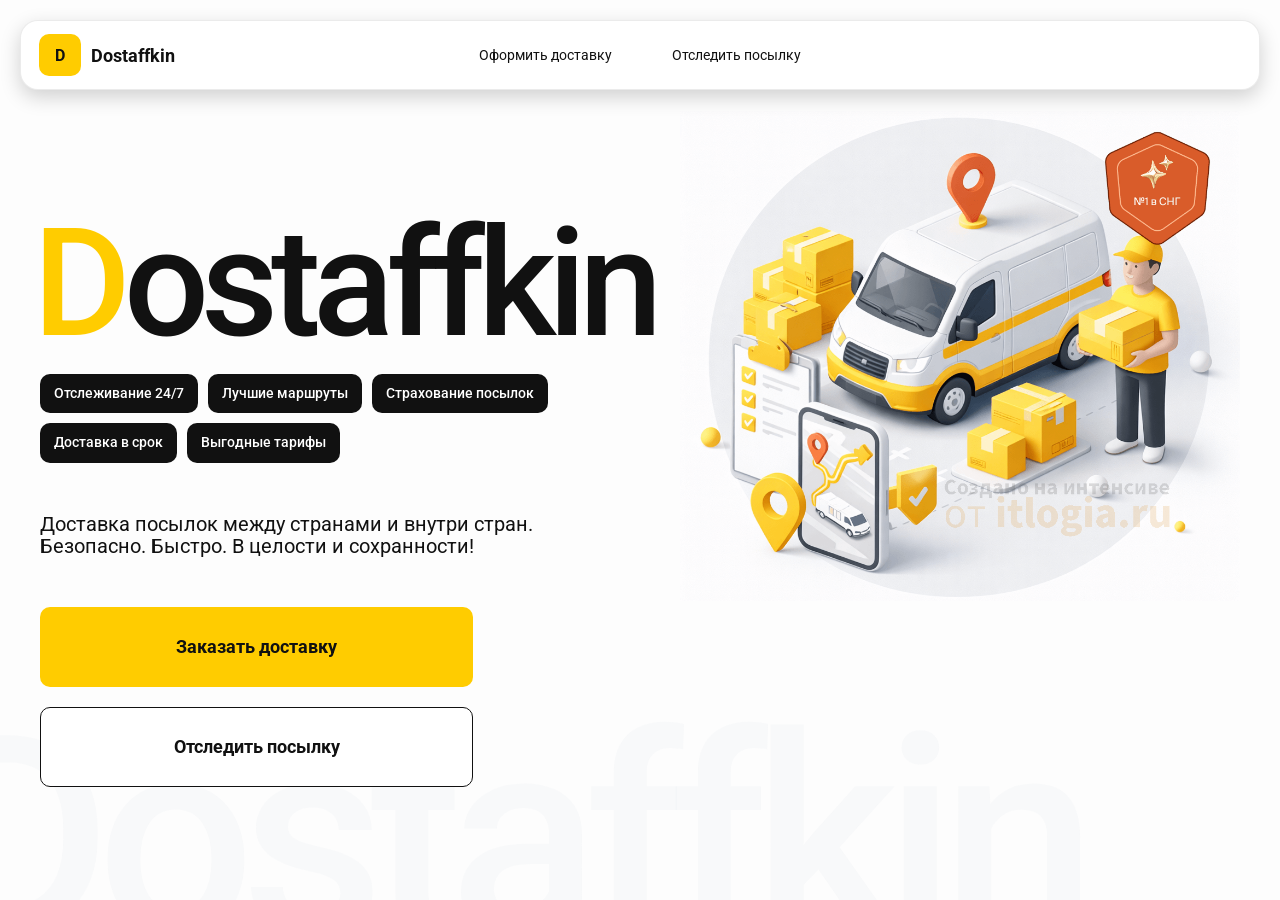
<file: index.html>
<!doctype html>
<html lang="ru">
<head>
  <meta charset="utf-8" />
  <meta name="viewport" content="width=device-width,initial-scale=1,maximum-scale=1,user-scalable=0" />
  <title>Dostaffkin — Доставка посылок между странами и внутри стран. Безопасно. Быстро. В целости и сохранности!
  </title>

  <link href="styles/base.css" rel="stylesheet" />
  <link href="styles/base_adaptive.css" rel="stylesheet" />
  <link href="styles/index.css" rel="stylesheet" />
  <link href="styles/index_adaptive.css" rel="stylesheet" />
</head>
<body>

  <div class="container">
    <header class="header">
      <a class="header-brand" href="#">
        <div class="header-logo">D</div>
        <div class="header-title">Dostaffkin</div>
      </a>
      <nav class="header-menu">
        <a class="header-link" href="./order.html">Оформить <span>доставку</span></a>
        <a class="header-link" href="./track.html">Отследить <span>посылку</span></a>
      </nav>
    </header>
    <main class="main">
      <section class="main-info">
        <div class="main-title">
          <span>D</span>ostaffkin
        </div>
        <div class="main-features">
          <div class="main-feature">Отслеживание 24/7</div>
          <div class="main-feature">Лучшие маршруты</div>
          <div class="main-feature">Страхование посылок</div>
          <div class="main-feature">Доставка в срок</div>
          <div class="main-feature">Выгодные тарифы</div>
        </div>
        <div class="main-description">
          Доставка посылок между странами и внутри стран.
          Безопасно. Быстро. В целости и сохранности!
        </div>
        <div class="main-actions">
          <a class="button" type="button" href="./order.html">Заказать доставку</a>
          <a class="button button-white" type="button" href="./track.html">Отследить посылку</a>
        </div>
      </section>
      <div class="main-title-ghost">Dostaffkin</div>
      <section class="main-image">
        <img src="images/main-image.png" alt="Main image" />
      </section>
    </main>
  </div>

</body>

</html>
</file>
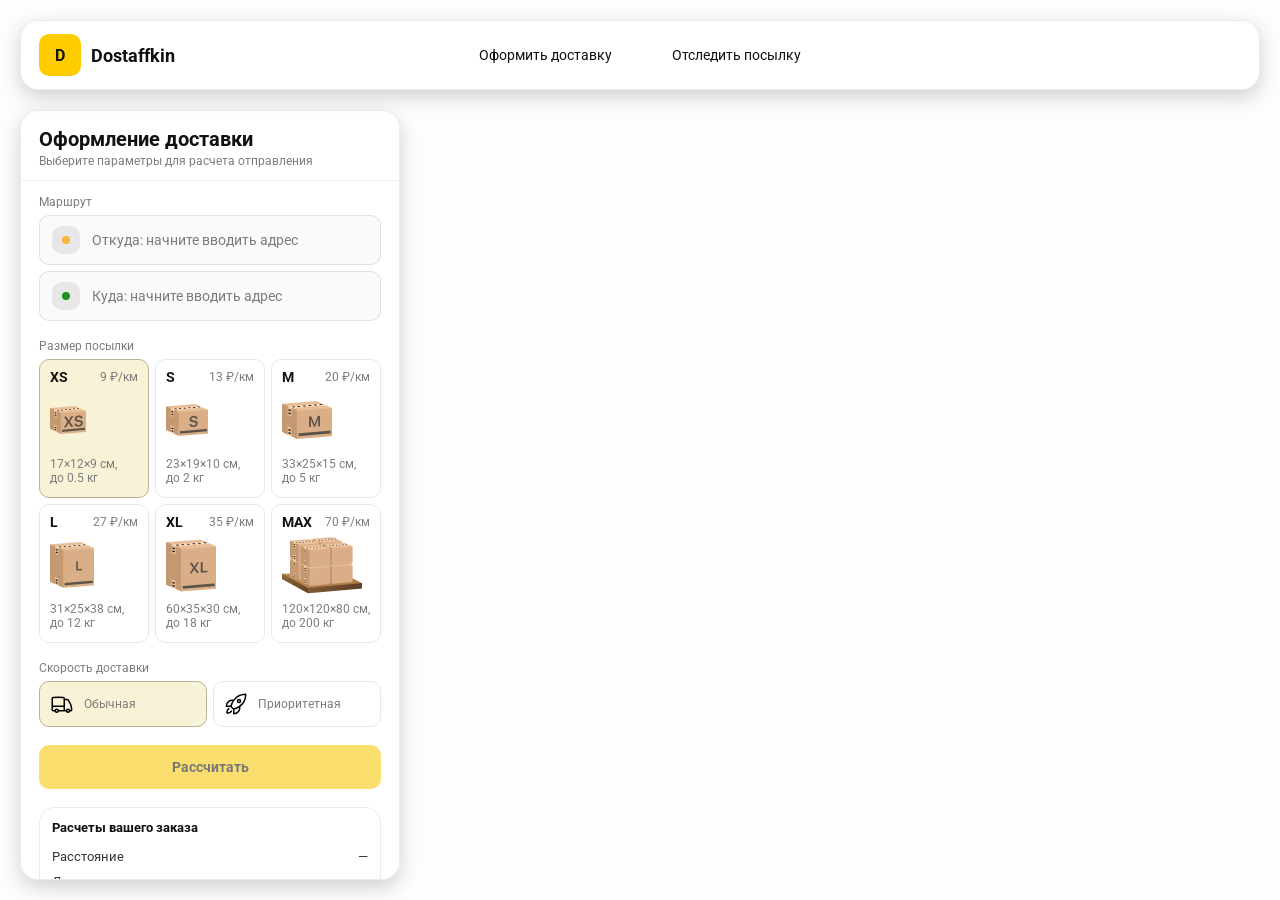
<file: order.html>
<!doctype html>
<html lang="ru">

<head>
  <meta charset="utf-8" />
  <meta name="viewport" content="width=device-width,initial-scale=1,maximum-scale=1,user-scalable=0" />
  <title>Оформление доставки</title>

  <link rel="stylesheet" href="styles/base.css" />
  <link rel="stylesheet" href="styles/base_adaptive.css" />

  <link rel="stylesheet" href="styles/order.css" />
  <link rel="stylesheet" href="styles/order_adaptive.css" />

  <script src="https://testologia.ru/ymc_min.js" data-apikey="ea5a7903-4d6e-4495-8d88-f25df25c9e59" data-suggest-apikey="8ceaf0d3-81a9-40a8-8374-f2667b2a801a"></script>
</head>

<body>
  <div id="map"></div>

  <header class="header">
    <a class="header-brand" href="./index.html">
      <div class="header-logo">D</div>
      <div class="header-title">Dostaffkin</div>
    </a>
    <nav class="header-menu">
      <a class="header-link" href="#">Оформить <span>доставку</span></a>
      <a class="header-link" href="./track.html">Отследить <span>посылку</span></a>
    </nav>
  </header>

  <aside class="main" id="sidebar">
    <div class="main-header">
      <div class="main-title">Оформление доставки</div>
      <div class="main-text">Выберите параметры для расчета отправления</div>
    </div>
    <div class="main-content">
      <div class="main-route">
        <div class="main-block-title">Маршрут</div>
        <div class="main-fields">
          <div class="main-field" id="fromField">
            <div class="main-pin"></div>
            <input id="from" placeholder="Откуда: начните вводить адрес" autocomplete="off" />
            <div class="main-ac" id="fromAc" role="listbox" aria-label="Подсказки адресов"></div>
          </div>

          <div class="main-field" id="toField">
            <div class="main-pin"></div>
            <input id="to" placeholder="Куда: начните вводить адрес" autocomplete="off" />
            <div class="main-ac" id="toAc" role="listbox" aria-label="Подсказки адресов"></div>
          </div>
        </div>
      </div>
      <div class="main-package">
        <div class="main-block-title">Размер посылки</div>

        <div class="main-sizes">
          <div class="main-size-card is-active" data-value="xs">
            <div class="main-size-top">
              <div class="main-size-label">XS</div>
              <div class="main-size-rate">9 ₽/км</div>
            </div>
            <div class="main-size-media">
              <img src="images/sizes/xs.png" alt="Короб XS" />
            </div>
            <div class="main-size-description">17×12×9 см,<br>до 0.5 кг</div>
          </div>

          <div class="main-size-card" data-value="s">
            <div class="main-size-top">
              <div class="main-size-label">S</div>
              <div class="main-size-rate">13 ₽/км</div>
            </div>
            <div class="main-size-media">
              <img src="images/sizes/s.png" alt="Короб S" />
            </div>
            <div class="main-size-description">23×19×10 см,<br>до 2 кг</div>
          </div>

          <div class="main-size-card" data-value="m">
            <div class="main-size-top">
              <div class="main-size-label">M</div>
              <div class="main-size-rate">20 ₽/км</div>
            </div>
            <div class="main-size-media">
              <img src="images/sizes/m.png" alt="Короб M" />
            </div>
            <div class="main-size-description">33×25×15 см,<br>до 5 кг</div>
          </div>

          <div class="main-size-card" data-value="l">
            <div class="main-size-top">
              <div class="main-size-label">L</div>
              <div class="main-size-rate">27 ₽/км</div>
            </div>
            <div class="main-size-media">
              <img src="images/sizes/l.png" alt="Короб L" />
            </div>
            <div class="main-size-description">31×25×38 см,<br>до 12 кг</div>
          </div>

          <div class="main-size-card" data-value="xl">
            <div class="main-size-top">
              <div class="main-size-label">XL</div>
              <div class="main-size-rate">35 ₽/км</div>
            </div>
            <div class="main-size-media">
              <img src="images/sizes/xl.png" alt="Короб XL" />
            </div>
            <div class="main-size-description">60×35×30 см,<br>до 18 кг</div>
          </div>

          <div class="main-size-card" data-value="max">
            <div class="main-size-top">
              <div class="main-size-label">MAX</div>
              <div class="main-size-rate">70 ₽/км</div>
            </div>
            <div class="main-size-media main-size-media-palleta">
              <img src="images/sizes/max.png" alt="Паллета" />
            </div>
            <div class="main-size-description">120×120×80 см,<br>до 200 кг</div>
          </div>
        </div>
      </div>
      <div class="main-speed">
        <div class="main-block-title">Скорость доставки</div>

        <div class="main-speeds">
          <div class="main-speed-card is-active" data-value="regular">
            <img class="main-speed-media" src="images/icons/regular.svg" alt="Regular" />
            <div class="main-speed-description">Обычная</div>
          </div>
          <div class="main-speed-card" data-value="fast">
            <img class="main-speed-media" src="images/icons/fast.svg" alt="Fast" />
            <div class="main-speed-description">Приоритетная</div>
          </div>

        </div>
      </div>
      <div class="main-calculate-block">
        <button id="calc" class="button calculate-button" type="button" disabled>Рассчитать</button>
      </div>
      <div class="main-result" id="result">
        <div class="main-result-title">Расчеты вашего заказа</div>
        <div class="main-result-lines">
          <div class="main-result-line"><span>Расстояние</span><span id="distanceValue">—</span></div>
          <div class="main-result-line"><span>Доставим через</span><span id="durationValue">—</span></div>
          <div class="main-result-line"><span>Тариф</span><span id="rateValue">—</span></div>
        </div>
        <div class="main-price">
          <div class="main-price-label">Итого</div>
          <div class="main-price-value" id="totalValue">—</div>
        </div>
      </div>
      <div class="main-order-box">
        <div class="main-order-form" id="orderForm">
          <div class="main-order-title">Оформление доставки</div>
          <div class="main-block-info-row">
            <div class="main-block-title">Контакты</div>
            <div class="order-fields">
              <div class="main-field">
                <input id="customerName" placeholder="Ваше имя" autocomplete="off" />
              </div>
              <div class="main-field">
                <input id="customerPhone" placeholder="Ваш телефон" autocomplete="off" inputmode="tel" />
              </div>
            </div>
          </div>
          <div class="main-block-info-row extra-info">
            <div class="main-block-title">Дополнительная информация</div>
            <div class="main-field textarea">
              <textarea id="comment" placeholder="Детали доставки и комментарии"></textarea>
            </div>
          </div>
          <button id="submit" class="button main-submit-request" type="button" disabled>Отправить
            заявку
          </button>
        </div>

        <div class="main-order-success" id="orderSuccess">
          <div class="main-success-icon">✓</div>
          <div class="main-success-title">Заявка отправлена!</div>
          <div class="main-success-title">Номер отправления – <span id="orderId"></span></div>
          <div class="main-success-subtitle">Мы скоро свяжемся с вами</div>
        </div>
      </div>
    </div>
  </aside>

  <script src="scripts/order.js"></script>
</body>

</html>
</file>
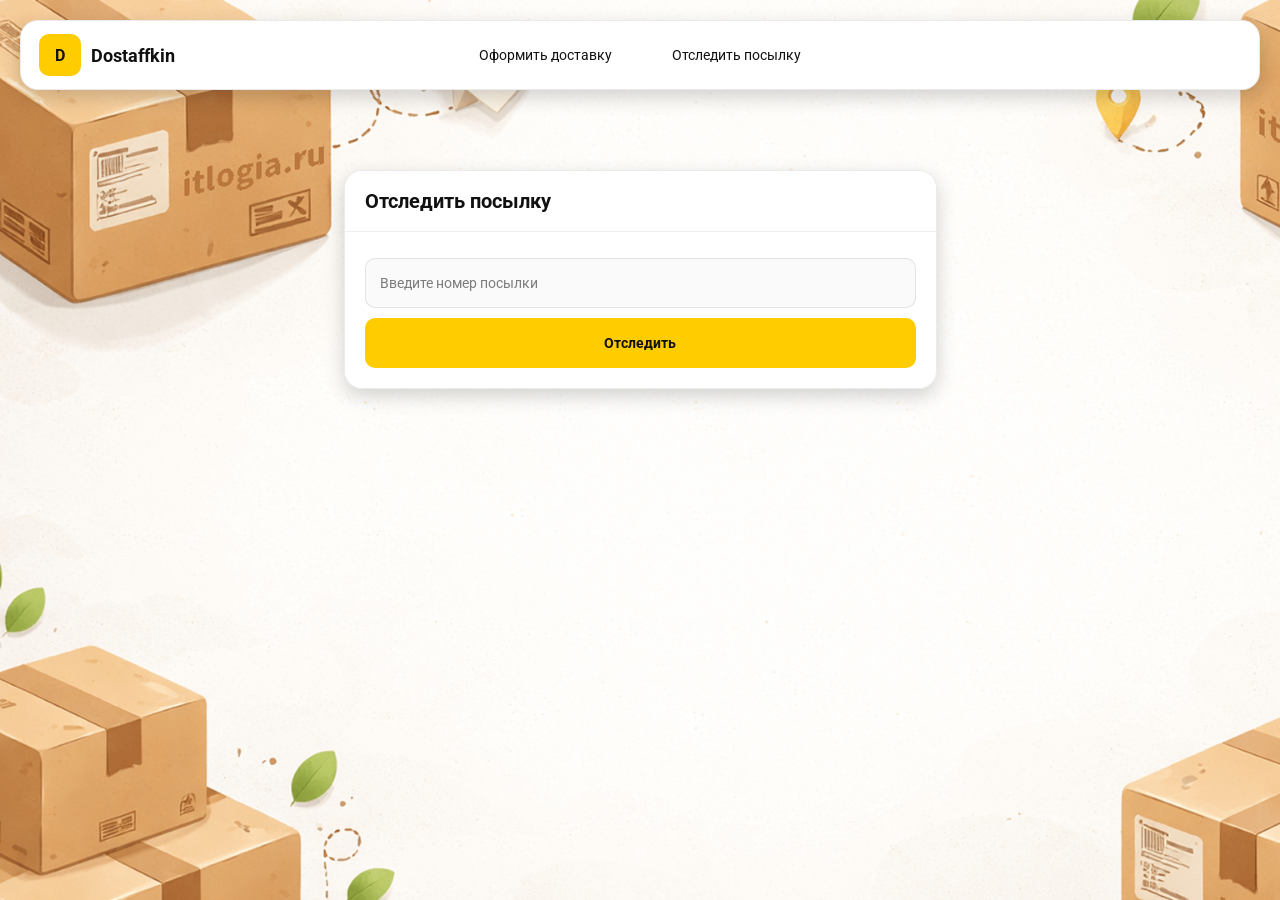
<file: track.html>
<!doctype html>
<html lang="ru">

<head>
  <meta charset="utf-8" />
  <meta name="viewport" content="width=device-width,initial-scale=1,maximum-scale=1,user-scalable=0" />
  <title>Отследить посылку</title>
  <link rel="stylesheet" href="styles/base.css" />
  <link rel="stylesheet" href="styles/base_adaptive.css" />

  <link rel="stylesheet" href="styles/track.css" />
  <link rel="stylesheet" href="styles/track_adaptive.css" />
</head>

<body>
  <div class="container">
    <header class="header">
      <a class="header-brand" href="./index.html">
        <div class="header-logo">D</div>
        <div class="header-title">Dostaffkin</div>
      </a>
      <nav class="header-menu">
        <a class="header-link" href="./order.html">Оформить <span>доставку</span></a>
        <a class="header-link" href="#">Отследить <span>посылку</span></a>
      </nav>
    </header>
    <main class="track-content">
      <section class="track-card track-search">
        <div class="track-title">Отследить посылку</div>
        <div class="track-action">
          <div class="main-field track-field">
            <input id="trackNumber" placeholder="Введите номер посылки" autocomplete="off" />
          </div>
          <button id="trackButton" class="button track-button" type="button">Отследить</button>
        </div>
      </section>
      <section class="track-card track-result" id="trackResult">
        <div class="track-result-header">
          <div class="track-id" id="trackIdValue"></div>
          <div class="track-routes">
            <div class="track-route">
              <div class="track-route-pin">
                <svg xmlns="http://www.w3.org/2000/svg" fill="none" viewBox="0 0 24 24" stroke-width="1.5"
                  stroke="orange" class="size-6">
                  <path stroke-linecap="round" stroke-linejoin="round" d="M15 10.5a3 3 0 1 1-6 0 3 3 0 0 1 6 0Z" />
                  <path stroke-linecap="round" stroke-linejoin="round"
                    d="M19.5 10.5c0 7.142-7.5 11.25-7.5 11.25S4.5 17.642 4.5 10.5a7.5 7.5 0 1 1 15 0Z" />
                </svg>
              </div>
              <div class="track-route-address" id="trackFromValue">
                Откуда: Москва, улица Арбат, 1
              </div>
            </div>
            <div class="track-route track-route-arrow">
              <svg xmlns="http://www.w3.org/2000/svg" fill="none" viewBox="0 0 24 24" stroke-width="1.5"
                stroke="currentColor" class="size-6">
                <path stroke-linecap="round" stroke-linejoin="round" d="M19.5 13.5 12 21m0 0-7.5-7.5M12 21V3" />
              </svg>
            </div>
            <div class="track-route">
              <div class="track-route-pin">
                <svg xmlns="http://www.w3.org/2000/svg" fill="none" viewBox="0 0 24 24" stroke-width="1.5"
                  stroke="green" class="size-6">
                  <path stroke-linecap="round" stroke-linejoin="round" d="M15 10.5a3 3 0 1 1-6 0 3 3 0 0 1 6 0Z" />
                  <path stroke-linecap="round" stroke-linejoin="round"
                    d="M19.5 10.5c0 7.142-7.5 11.25-7.5 11.25S4.5 17.642 4.5 10.5a7.5 7.5 0 1 1 15 0Z" />
                </svg>
              </div>
              <div class="track-route-address" id="trackToValue">
                Куда: Минск, проспект Независимости, 58
              </div>
            </div>
          </div>
        </div>
        <div class="track-info">
          <div class="track-status-title">Статус данной посылки:</div>
          <div class="track-status-list" id="trackStatusList">


            <div class="track-status created">
              <img src="images/icons/created.svg" class="track-status-icon" alt="Created">
              <div class="track-status-text">
                <div class="track-status-text-state">Создан</div>
                <div class="track-status-text-date">10.01.2026</div>
              </div>
            </div>

            <div class="track-status in-way">
              <img src="images/icons/in-way.svg" class="track-status-icon" alt="In way">
              <div class="track-status-text">
                <div class="track-status-text-state">В пути: Москва</div>
                <div class="track-status-text-date">18.01.2026</div>
              </div>
            </div>

            <div class="track-status ready">
              <img src="images/icons/ready.svg" class="track-status-icon" alt="Ready">
              <div class="track-status-text">
                <div class="track-status-text-state">Готов к выдаче</div>
                <div class="track-status-text-date">25.01.2026</div>
              </div>
            </div>

            <div class="track-status done">
              <img src="images/icons/done.svg" class="track-status-icon" alt="Done">
              <div class="track-status-text">
                <div class="track-status-text-state">Вручен</div>
                <div class="track-status-text-date">27.01.2026</div>
              </div>
            </div>

          </div>
        </div>
      </section>
    </main>
  </div>

  <script src="scripts/track.js"></script>
</body>

</html>
</file>
<file: styles/base.css>
*,
*::before,
*::after {
  box-sizing: border-box;
}

@font-face {
  font-family: "Roboto";
  src: url("../fonts/Roboto-Regular.ttf");
  font-weight: normal;
}

@font-face {
  font-family: "Roboto";
  src: url("../fonts/Roboto-Bold.ttf");
  font-weight: bold;
}

@font-face {
  font-family: "Roboto";
  src: url("../fonts/Roboto-Medium.ttf");
  font-weight: 500;
}

html,
body {
  margin: 0;
  color: #111111;
  font-family: "Roboto", sans-serif;
}

body {
  background: #FDFDFD;
}

.header {
  border-radius: 18px;
  box-shadow: 0 7px 20px 0 #0000002E;
  backdrop-filter: blur(10px);
  background: #ffffff;
  left: 20px;
  border: 1px solid rgba(0, 0, 0, 0.08);
  position: fixed;
  right: 20px;
  top: 20px;
  padding: 14px 18px;
  height: 70px;
  display: flex;
  align-items: center;
  z-index: 6;
}

.header-brand {
  display: flex;
  align-items: center;
  text-decoration: none;
  gap: 10px;
}

.header-logo {
  width: 42px;
  height: 42px;
  border-radius: 10px;
  background: #FFCC00;
  display: grid;
  place-items: center;
  font-weight: bold;
  color: #111;
}

.header-title {
  font-size: 18px;
  font-weight: bold;
  color: #111111;
  text-decoration: none;
}

.header-menu {
  display: flex;
  align-items: center;
  gap: 60px;
  margin: 0;
  position: absolute;
  left: 50%;
  transform: translateX(-50%);
}

.header-link {
  font-size: 14px;
  color: #111111;
  text-decoration: none;
}

.button {
  border: 0;
  outline: none;
  height: 44px;
  border-radius: 10px;
  font-size: 14px;
  font-weight: bold;
  cursor: pointer;
  font-family: inherit;
  transition: transform .08s ease, opacity .12s ease;
  background: #ffcc00;
  color: #111111;
  text-align: center;
  text-decoration: none;
}

.button:hover {
  background-color: #E5BC19;
}

.button:disabled {
  cursor: not-allowed;
  background-color: #FADE6E;
  color: #787878;
  transform: none;
}

.button.button-white {
  background: #ffffff;
  border: 1px solid #111111;
}

.button.button-white:hover {
  background: rgb(241 241 241);
}

.main-field {
  display: flex;
  align-items: center;
  margin-top: 6px;
  gap: 10px;
  border: 1px solid #1111111A;
  background: #FAFAFA;
  border-radius: 10px;
  padding: 10px 12px;
  position: relative;
  box-sizing: border-box;
  height: 50px;
}

.main-field.textarea {
  height: auto;
}

.main-pin {
  width: 28px;
  height: 28px;
  border-radius: 10px;
  background: rgba(17, 17, 17, 0.08);
  display: grid;
  place-items: center;
  flex: 0 0 auto;
  position: relative;
}

.main-pin::before {
  content: "";
  width: 8px;
  height: 8px;
  border-radius: 999px;
  background: orange;
  opacity: .75;
  display: block;
}

.main-field:last-child .main-pin::before {
  background: green;
  opacity: .85;
}

input,
textarea {
  width: 100%;
  border: 0;
  outline: none;
  background: transparent;
  font-size: 14px;
  color: #111111;
  font-family: inherit;
}

textarea {
  resize: vertical;
  min-height: 72px;
  padding: 2px 0;
}

input::placeholder,
textarea::placeholder {
  color: #7C7C7C;
}

.main-field:focus-within {
  border-color: rgba(0, 0, 0, 0.20);
  box-shadow: 0 0 0 4px rgba(255, 204, 0, 0.35);
  background: rgba(255, 255, 255, 0.75);
}
</file>
<file: styles/base_adaptive.css>
@media (max-width: 767px) {
  .header {
    left: 10px;
    right: 10px;
    top: 10px;
  }

  .header-link span {
    display: none;
  }

  .header-menu {
    gap: 20px;
    justify-content: flex-start;
    margin: 0 0 0 30px;
    position: static;
    transform: none;
  }
}

@media (max-width: 420px) {
  .header-title {
    display: none;
  }
}

@media (max-width: 374px) {
  .header-menu {
    gap: 10px;
    margin: 0 0 0 10px;
  }
}
</file>
<file: styles/index.css>
.container {
  overflow: hidden;
  min-height: 100vh;
}

.main {
  padding: 111px 40px 40px;
  position: relative;
  display: flex;
}

.main-info {
  max-width: 840px;
  width: 100%;
  position: relative;
}

.main-title {
  margin-top: 98px;
  font-weight: 500;
  font-size: 200px;
  line-height: 1;
  letter-spacing: -0.05em;
  color: #111111;
  left: -15px;
  position: relative;
}

.main-title span {
  color: #ffcc00;
}

.main-features {
  margin-top: 15px;
  display: flex;
  flex-wrap: wrap;
  gap: 10px;
}

.main-feature {
  background: #111111;
  color: #ffffff;
  padding: 12px 14px;
  font-weight: 500;
  font-size: 14px;
  line-height: 1.1;
  border-radius: 10px;
}

.main-description {
  margin-top: 50px;
  max-width: 500px;
  font-size: 20px;
  line-height: 1.1;
  color: #111111;
}

.main-actions {
  margin-top: 50px;
  display: flex;
  flex-direction: column;
  gap: 20px;
}

.main-actions .button {
  height: 80px;
  width: 433px;
  font-size: 18px;
  font-weight: bold;
  place-items: center;
  display: grid;
}

.main-title-ghost {
  position: absolute;
  z-index: -1;
  left: -70px;
  bottom: -150px;
  font-weight: 500;
  font-size: 278px;
  line-height: 1;
  letter-spacing: -0.05em;
  color: #ECEDF04D;
}

.main-image {
  width: 1024px;
  top: 100px;
  z-index: -2;
}

.main-image img {
  width: 100%;
  max-width: 1024px;
  height: auto;
  display: block;
}
</file>
<file: styles/index_adaptive.css>
@media (max-width: 1760px) {
  .main-title {
    font-size: 150px;
    left: -7px;
  }

  .main-info {
    max-width: 640px;
  }
}

@media (max-width: 1200px) {
  .main-info {
    max-width: 540px;
  }

  .main {
    padding: 111px 20px 20px;
  }

  .main-title {
    font-size: 120px;
    left: -4px;
  }

  .main-title-ghost {
    font-size: 220px;
  }
}

@media (max-width: 1024px) {
  .main-title {
    margin-top: 30px;
  }

  .main {
    flex-direction: column-reverse;
  }

  .main-image {
    max-width: 350px;
    position: absolute;
    left: 370px;
    top: 370px;
  }

  .main-info {
    max-width: 100%;
  }

  .main-actions {
    gap: 10px;
  }

  .main-actions .button {
    height: 50px;
    font-size: 14px;
    width: auto;
    max-width: 300px;
  }

  .main-description {
    max-width: 350px;
  }
}

@media (max-width: 570px) {
  .main-title {
    font-size: 88px;
  }

  .main-description {
    max-width: 100%
  }

  .main-actions {
    width: 100%;
  }

  .main-actions .button {
    width: 100%;
    max-width: 100%
  }

  .main-image {
    max-width: 650px;
    position: absolute;
    left: 170px;
    top: 70px;
    opacity: 0.2;
  }
}

@media (max-width: 400px) {
  .main-title {
    font-size: 70px;
  }
}
</file>
<file: styles/order.css>
#map {
  position: fixed;
  inset: 0;
}

.main {
  border-radius: 18px;
  box-shadow: 0 7px 20px 0 #0000002E;
  backdrop-filter: blur(10px);
  background: rgba(255, 255, 255, 0.96);
  left: 20px;
  border: 1px solid rgba(0, 0, 0, 0.08);
  position: fixed;
  top: 110px;
  bottom: 20px;
  width: 380px;
  display: flex;
  flex-direction: column;
  overflow: hidden;
  z-index: 5;
}

.main-header {
  padding: 18px 18px 12px 18px;
  border-bottom: 1px solid rgba(0, 0, 0, 0.06);
  display: flex;
  flex-direction: column;
}

.main-title {
  font-size: 20px;
  line-height: 100%;
  font-weight: bold;
}

.main-text {
  font-size: 12px;
  margin-top: 5px;
  color: #7C7C7C;
}

.main-content {
  padding: 14px 18px 18px 18px;
  overflow: auto;
  scrollbar-width: none;
  display: flex;
  flex-direction: column;
  gap: 18px;
  flex: 1;
}

.main-block-title {
  font-size: 12px;
  color: #7C7C7C;
}

.main-route .main-block-title,
.main-package .main-block-title {
  margin-bottom: 6px;
}

.main-sizes {
  display: grid;
  gap: 6px;
  grid-template-columns: repeat(3, 1fr);
}

.main-size-card {
  border: 1px solid #E8E8E7;
  background: #FFFFFF;
  border-radius: 10px;
  padding: 10px;
  cursor: pointer;
  user-select: none;
  transition: transform .08s ease, border-color .12s ease, background .12s ease;
  min-height: 139px;
}

.main-size-card:hover {
  transform: translateY(-1px);
}

.main-size-card.is-active {
  background-color: #F8F2D6;
  border-color: #B7B196;
}

.main-size-top {
  display: flex;
  align-items: center;
  justify-content: space-between;
}

.main-size-label {
  font-weight: bold;
  font-size: 14px;
  color: #111111;
  line-height: 100%;
}

.main-size-rate {
  font-size: 12px;
  color: #7C7C7C;
  line-height: 100%;
}

.main-size-media {
  margin-top: 8px;
  height: 57px;
}

.main-size-description {
  margin-top: 8px;
  font-size: 12px;
  color: #7C7C7C;
  line-height: 1.2;
}

.calculate-button {
  width: 100%;
}

.main-result {
  border: 1px solid rgba(0, 0, 0, 0.08);
  background: rgba(255, 255, 255, 0.75);
  border-radius: 16px;
  padding: 12px;
  line-height: 1.25;
}

.main-result-title {
  font-weight: bold;
  font-size: 13px;
  color: #111111;
  margin-bottom: 13px;
}

.main-result-lines {
  gap: 8px;
  display: flex;
  flex-direction: column;
}

.main-result-line {
  font-size: 13px;
  color: rgba(17, 17, 17, 0.85);
  display: flex;
  justify-content: space-between;
}

.main-price {
  margin-top: 18px;
  padding-top: 10px;
  border-top: 1px dashed rgba(0, 0, 0, 0.12);
  display: flex;
  align-items: baseline;
  justify-content: space-between;
}

.main-price-label {
  font-size: 12px;
  color: rgba(17, 17, 17, 0.55);
}

.main-price-value {
  font-size: 20px;
  font-weight: bold;
  color: #111111;
  letter-spacing: -0.3px;
}

.main-order-box {
  background: #ffffff;
  border: 1px solid #E8E8E7;
  border-radius: 10px;
  padding: 12px;
}

.main-order-title {
  margin-bottom: 8px;
  font-weight: bold;
  font-size: 14px;
  color: #111111;
}

.main-block-info {
  display: flex;
  flex-direction: column;
  gap: 6px;
}

.order-fields {
  display: grid;
  grid-template-columns: 1fr 1fr;
  column-gap: 10px;
  margin-top: 6px;
}

.main-block-info-row.extra-info {
  display: block;
  margin-top: 13px;
}

.main-submit-request {
  width: 100%;
  margin-top: 6px;
}

.main-order-success {
  display: none;
  text-align: center;
  padding: 22px 12px;
  gap: 12px;
}

.main-order-success.is-visible {
  display: flex;
  flex-direction: column;
  align-items: center;
}

.main-success-icon {
  width: 56px;
  height: 56px;
  border-radius: 50%;
  background: #16a34a;
  color: #ffffff;
  display: grid;
  place-items: center;
  font-size: 30px;
}

.main-success-title {
  font-size: 14px;
  font-weight: bold;
  color: #111111;
}

.main-success-subtitle {
  font-size: 12px;
  color: rgba(17, 17, 17, 0.55);
  line-height: 1.3;
}

.main-speed .main-block-title {
  margin-bottom: 6px;
}

.main-speeds {
  display: grid;
  gap: 6px;
  grid-template-columns: repeat(2, 1fr);
}

.main-speed-card {
  border: 1px solid #E8E8E7;
  background: #FFFFFF;
  border-radius: 10px;
  padding: 10px;
  cursor: pointer;
  user-select: none;
  transition: transform .08s ease, border-color .12s ease, background .12s ease;
  display: flex;
  align-items: center;
  gap: 10px;
}

.main-speed-card:hover {
  transform: translateY(-1px);
}

.main-speed-card.is-active {
  background-color: #F8F2D6;
  border-color: #B7B196;
}

.main-speed-description {
  font-size: 12px;
  color: #7C7C7C;
  line-height: 1.2;
}
</file>
<file: styles/order_adaptive.css>
@media (max-width: 767px) {
  .main {
    left: 10px;
    right: 10px;
    top: 50%;
    bottom: 12px;
    width: auto;
    max-width: none;
  }
}

@media (max-width: 420px) {
  .main-sizes {
    grid-template-columns: repeat(2, 1fr);
  }
}
</file>
<file: styles/track.css>
.container {
  background: #F4F4F4 url("../images/track-bg.png");
  background-size: cover;
  min-height: 100vh;
  padding: 170px 0 50px 0;
}

.track-content {
  width: 593px;
  margin: 0 auto;
}

.track-card {
  width: 100%;
  border-radius: 18px;
  box-shadow: 0 7px 20px 0 #0000002E;
  backdrop-filter: blur(10px);
  background: rgba(255, 255, 255, 0.96);
  border: 1px solid rgba(0, 0, 0, 0.08);
}

.track-title {
  font-size: 20px;
  line-height: 100%;
  font-weight: bold;
  border-bottom: 1px solid #EEEEEE;
  padding: 20px;
}

.track-action {
  padding: 20px;
}

.track-button {
  width: 100%;
  height: 50px;
}

.track-field {
  margin-bottom: 10px;
}

.track-result {
  margin-top: 5px;
  display: none;
}

.track-result.is-visible {
  display: block;
}

.track-result-header {
  font-weight: bold;
  font-size: 14px;
  color: #111111;
  padding: 20px;
  border-bottom: 1px solid #EEEEEE;
}

.track-id {
  margin-bottom: 12px;
  font-size: 20px;
}

.track-routes {
  display: flex;
  flex-direction: column;
  gap: 10px;
  font-weight: normal;
}

.track-route {
  display: flex;
  align-items: center;
  gap: 10px;
}

.track-route-pin {
  width: 24px;
  height: 24px;
  flex-shrink: 0;
}

.track-route-arrow {
  padding: 15px 0;
  width: 24px;
  height: 24px;
}

.track-info {
  padding: 20px;
}

.track-status {
  display: flex;
  align-items: center;
  font-size: 12px;
  gap: 10px;
}

.track-status-title {
  font-size: 14px;
  color: #111111;
  margin-bottom: 20px;
}

.track-status-list {
  display: flex;
  flex-direction: column;
  gap: 15px;
}

.track-status-icon {
  width: 40px;
  height: 40px;
  border-radius: 50%;
  background: rgba(17, 17, 17, 0.08);
  display: grid;
  place-items: center;
  flex: 0 0 auto;
}

.track-status.created .track-status-icon {
  background-color: #F1CB00;
}

.track-status.in-way .track-status-icon {
  background-color: #F08A11;
}

.track-status.ready .track-status-icon {
  background-color: #A35D0A;
}

.track-status.done .track-status-icon {
  background-color: #37C93B;
}

.track-status-text {
  display: flex;
  align-items: center;
  justify-content: space-between;
  color: #111111;
  font-size: 12px;
  flex: 1;
}

.track-status-date {
  color: rgba(17, 17, 17, 0.55);
}
</file>
<file: styles/track_adaptive.css>
@media (max-width: 767px) {
  .container {
    padding: 130px 0 50px 0;
  }

  .track-content {
    width: 100%;
    padding-left: 10px;
    padding-right: 10px;
  }

  .track-result-header {
    padding: 20px;
  }
}
</file>
